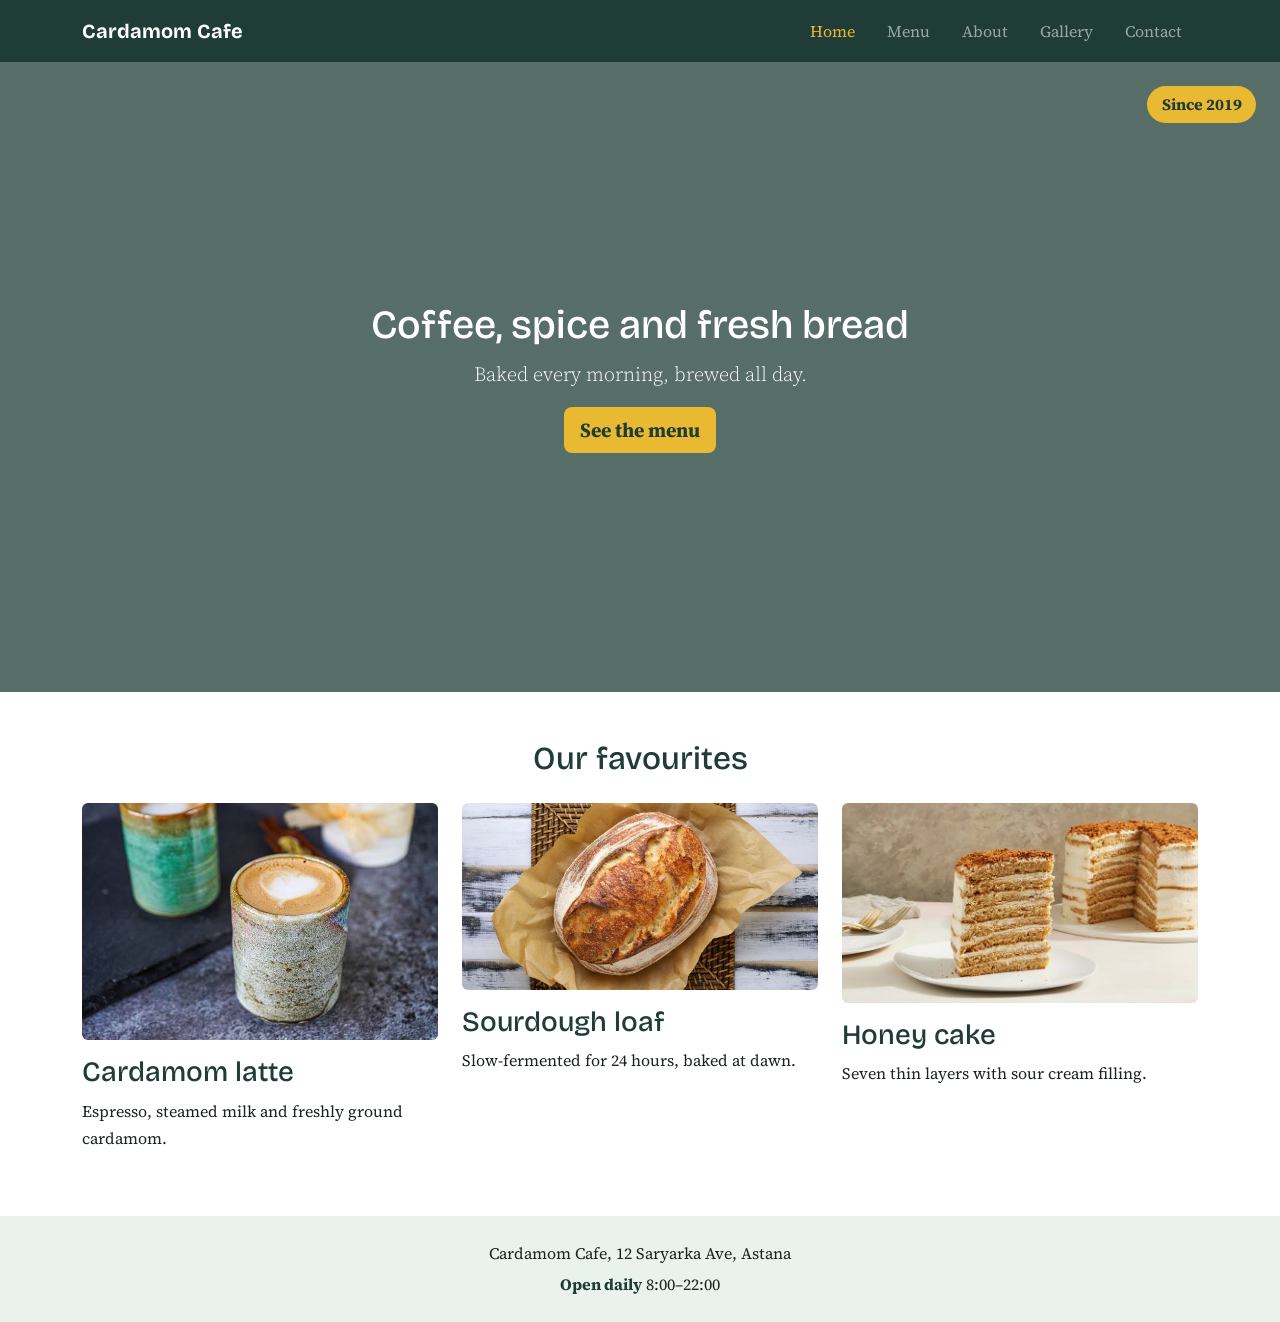
<file: index.html>
<!DOCTYPE html>
<html lang="en">
<head>
  <meta charset="UTF-8">
  <meta name="viewport" content="width=device-width, initial-scale=1">
  <title>Home | Cardamom Cafe</title>
  <link href="https://cdn.jsdelivr.net/npm/bootstrap@5.3.3/dist/css/bootstrap.min.css" rel="stylesheet">
  <link href="https://fonts.googleapis.com/css2?family=Bricolage+Grotesque:wght@500;700&family=Source+Serif+4&display=swap" rel="stylesheet">
  <link href="css/style.css" rel="stylesheet">
</head>
<body>
  <header class="site-header">
    <nav class="navbar navbar-expand-md navbar-dark">
      <div class="container">
        <a class="navbar-brand" href="index.html">Cardamom Cafe</a>
        <button class="navbar-toggler" type="button" data-bs-toggle="collapse" data-bs-target="#nav" aria-label="Toggle navigation">
          <span class="navbar-toggler-icon"></span>
        </button>
        <div class="collapse navbar-collapse" id="nav">
          <ul class="navbar-nav ms-auto">
            <li class="nav-item"><a class="nav-link active" href="index.html">Home</a></li>
            <li class="nav-item"><a class="nav-link" href="menu.html">Menu</a></li>
            <li class="nav-item"><a class="nav-link" href="about.html">About</a></li>
            <li class="nav-item"><a class="nav-link" href="gallery.html">Gallery</a></li>
            <li class="nav-item"><a class="nav-link" href="contact.html">Contact</a></li>
          </ul>
        </div>
      </div>
    </nav>
  </header>
  <main>
    <section class="hero">
      <div class="hero-text">
        <h1>Coffee, spice and fresh bread</h1>
        <p class="lead">Baked every morning, brewed all day.</p>
        <a href="menu.html" class="btn btn-accent btn-lg">See the menu</a>
      </div>
      <span class="hero-badge">Since 2019</span>
    </section>
    <section class="container py-5">
      <h2 class="text-center mb-4">Our favourites</h2>
      <div class="row g-4">
        <article class="col-12 col-md-4"><img class="img-fluid rounded" src="images/cardamom-latte.jpg" alt="Cardamom latte"><h3 class="mt-3">Cardamom latte</h3><p>Espresso, steamed milk and freshly ground cardamom.</p></article>
        <article class="col-12 col-md-4"><img class="img-fluid rounded" src="images/sourdough-loaf.jpg" alt="Sourdough bread"><h3 class="mt-3">Sourdough loaf</h3><p>Slow-fermented for 24 hours, baked at dawn.</p></article>
        <article class="col-12 col-md-4"><img class="img-fluid rounded" src="images/honey-cake.jpg" alt="Honey cake"><h3 class="mt-3">Honey cake</h3><p>Seven thin layers with sour cream filling.</p></article>
      </div>
    </section>
  </main>
  <footer class="site-footer text-center py-4">
    <p class="mb-1">Cardamom Cafe, 12 Saryarka Ave, Astana</p>
    <p class="mb-0"><span class="accent">Open daily</span> 8:00&ndash;22:00</p>
  </footer>
  <script src="https://cdn.jsdelivr.net/npm/bootstrap@5.3.3/dist/js/bootstrap.bundle.min.js"></script>
</body>
</html>
</file>
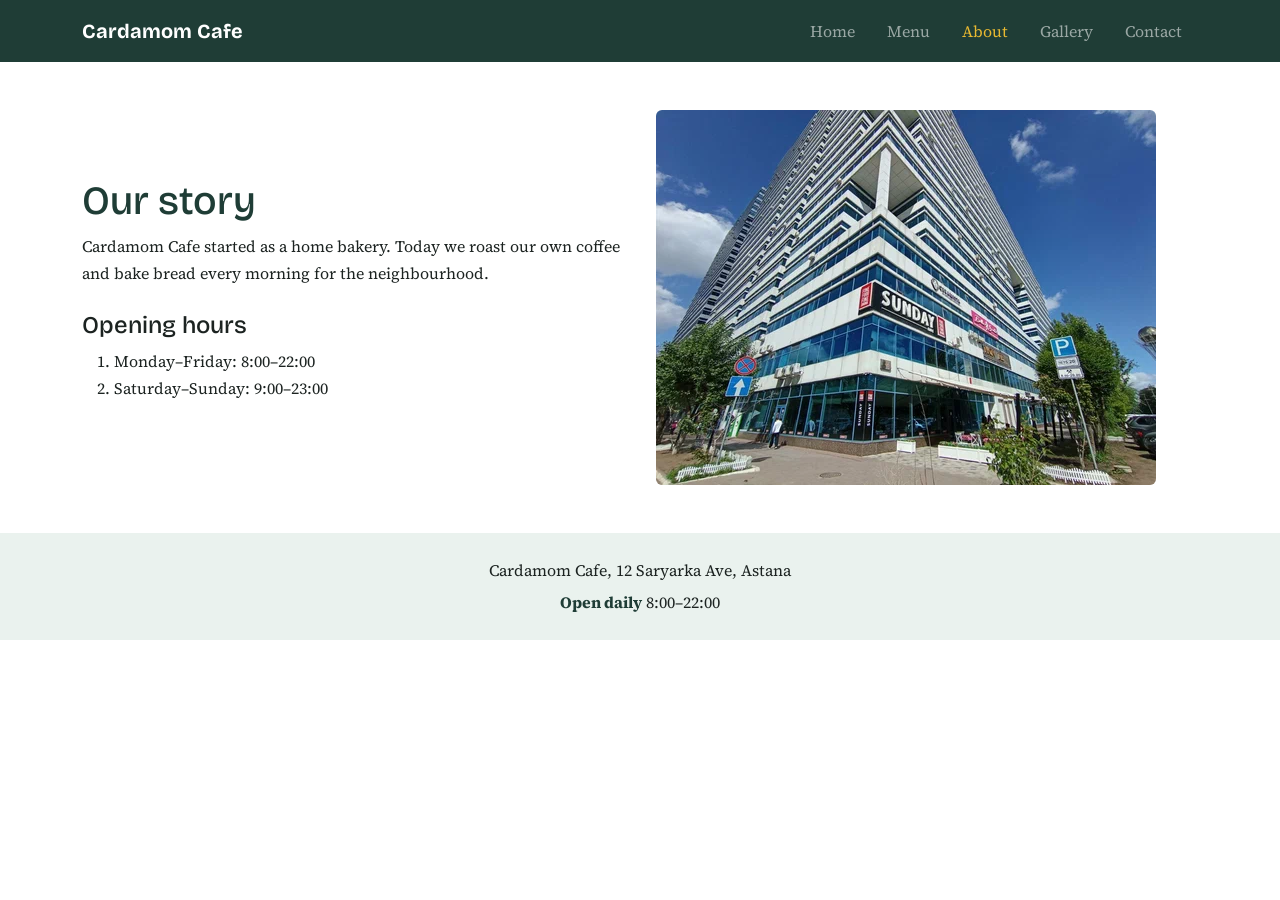
<file: about.html>
<!DOCTYPE html>
<html lang="en">
<head>
  <meta charset="UTF-8">
  <meta name="viewport" content="width=device-width, initial-scale=1">
  <title>About | Cardamom Cafe</title>
  <link href="https://cdn.jsdelivr.net/npm/bootstrap@5.3.3/dist/css/bootstrap.min.css" rel="stylesheet">
  <link href="https://fonts.googleapis.com/css2?family=Bricolage+Grotesque:wght@500;700&family=Source+Serif+4&display=swap" rel="stylesheet">
  <link href="css/style.css" rel="stylesheet">
</head>
<body>
  <header class="site-header">
    <nav class="navbar navbar-expand-md navbar-dark">
      <div class="container">
        <a class="navbar-brand" href="index.html">Cardamom Cafe</a>
        <button class="navbar-toggler" type="button" data-bs-toggle="collapse" data-bs-target="#nav" aria-label="Toggle navigation">
          <span class="navbar-toggler-icon"></span>
        </button>
        <div class="collapse navbar-collapse" id="nav">
          <ul class="navbar-nav ms-auto">
            <li class="nav-item"><a class="nav-link" href="index.html">Home</a></li>
            <li class="nav-item"><a class="nav-link" href="menu.html">Menu</a></li>
            <li class="nav-item"><a class="nav-link active" href="about.html">About</a></li>
            <li class="nav-item"><a class="nav-link" href="gallery.html">Gallery</a></li>
            <li class="nav-item"><a class="nav-link" href="contact.html">Contact</a></li>
          </ul>
        </div>
      </div>
    </nav>
  </header>
  <main>
    <section class="container py-5">
      <div class="about-grid">
        <div>
          <h1>Our story</h1>
          <p>Cardamom Cafe started as a home bakery. Today we roast our own coffee and bake bread every morning for the neighbourhood.</p>
          <h2 class="h4 mt-4">Opening hours</h2>
          <ol>
            <li>Monday&ndash;Friday: 8:00&ndash;22:00</li>
            <li>Saturday&ndash;Sunday: 9:00&ndash;23:00</li>
          </ol>
        </div>
        <img class="img-fluid rounded" src="images/address.webp" alt="Cafe interior">
      </div>
    </section>
  </main>
  <footer class="site-footer text-center py-4">
    <p class="mb-1">Cardamom Cafe, 12 Saryarka Ave, Astana</p>
    <p class="mb-0"><span class="accent">Open daily</span> 8:00&ndash;22:00</p>
  </footer>
  <script src="https://cdn.jsdelivr.net/npm/bootstrap@5.3.3/dist/js/bootstrap.bundle.min.js"></script>
</body>
</html>
</file>
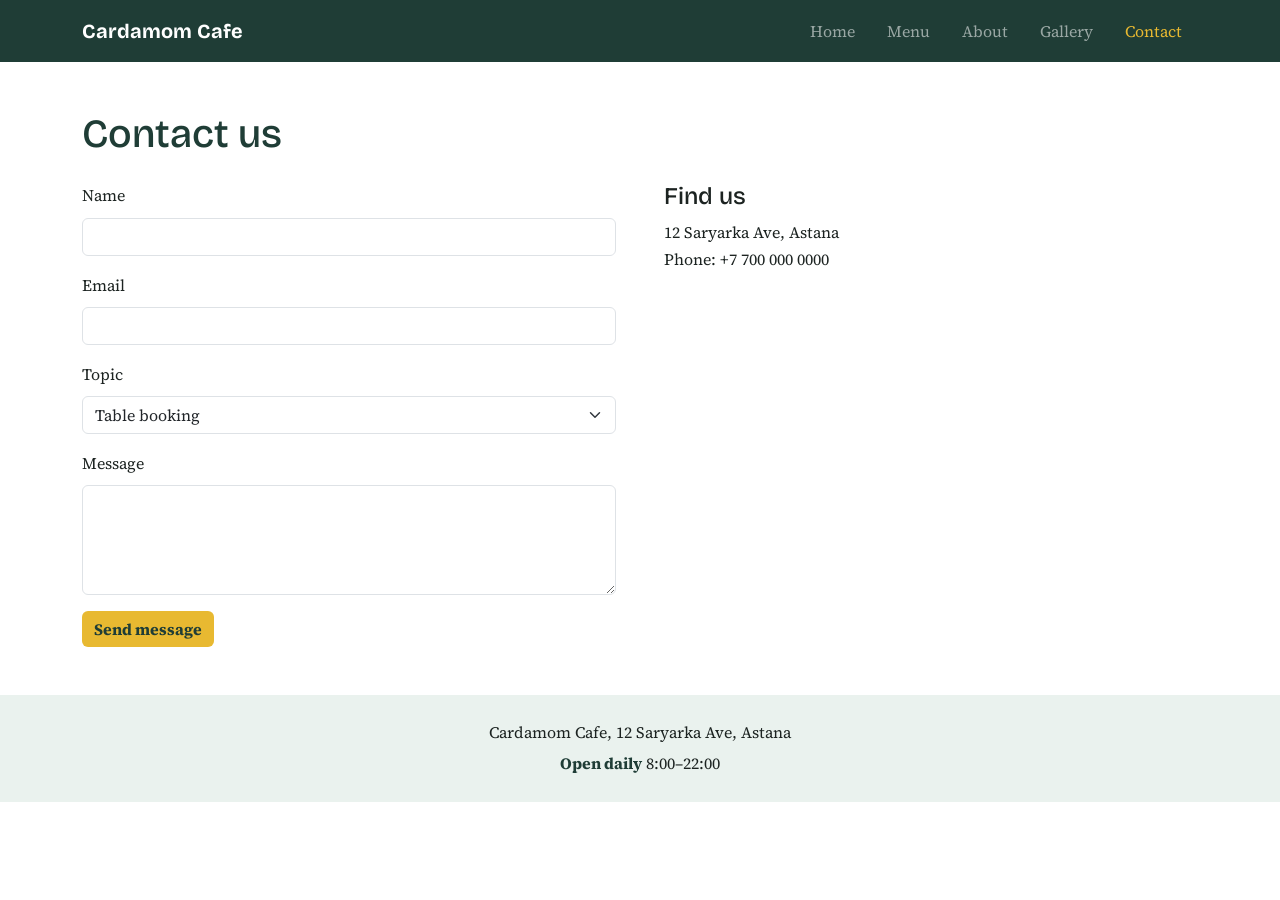
<file: contact.html>
<!DOCTYPE html>
<html lang="en">
<head>
  <meta charset="UTF-8">
  <meta name="viewport" content="width=device-width, initial-scale=1">
  <title>Contact | Cardamom Cafe</title>
  <link href="https://cdn.jsdelivr.net/npm/bootstrap@5.3.3/dist/css/bootstrap.min.css" rel="stylesheet">
  <link href="https://fonts.googleapis.com/css2?family=Bricolage+Grotesque:wght@500;700&family=Source+Serif+4&display=swap" rel="stylesheet">
  <link href="css/style.css" rel="stylesheet">
</head>
<body>
  <header class="site-header">
    <nav class="navbar navbar-expand-md navbar-dark">
      <div class="container">
        <a class="navbar-brand" href="index.html">Cardamom Cafe</a>
        <button class="navbar-toggler" type="button" data-bs-toggle="collapse" data-bs-target="#nav" aria-label="Toggle navigation">
          <span class="navbar-toggler-icon"></span>
        </button>
        <div class="collapse navbar-collapse" id="nav">
          <ul class="navbar-nav ms-auto">
            <li class="nav-item"><a class="nav-link" href="index.html">Home</a></li>
            <li class="nav-item"><a class="nav-link" href="menu.html">Menu</a></li>
            <li class="nav-item"><a class="nav-link" href="about.html">About</a></li>
            <li class="nav-item"><a class="nav-link" href="gallery.html">Gallery</a></li>
            <li class="nav-item"><a class="nav-link active" href="contact.html">Contact</a></li>
          </ul>
        </div>
      </div>
    </nav>
  </header>
  <main>
    <section class="container py-5">
      <h1 class="mb-4">Contact us</h1>
      <div class="row g-5">
        <div class="col-12 col-lg-6">
          <form action="#" method="post">
            <div class="mb-3"><label for="name" class="form-label">Name</label><input type="text" id="name" class="form-control" required></div>
            <div class="mb-3"><label for="email" class="form-label">Email</label><input type="email" id="email" class="form-control" required></div>
            <div class="mb-3"><label for="topic" class="form-label">Topic</label>
              <select id="topic" class="form-select"><option>Table booking</option><option>Cake order</option><option>Feedback</option></select></div>
            <div class="mb-3"><label for="msg" class="form-label">Message</label><textarea id="msg" class="form-control" rows="4"></textarea></div>
            <button type="submit" class="btn btn-accent">Send message</button>
          </form>
        </div>
        <aside class="col-12 col-lg-6">
          <h2 class="h4">Find us</h2>
          <p>12 Saryarka Ave, Astana<br>Phone: +7 700 000 0000</p>
        </aside>
      </div>
    </section>
  </main>
  <footer class="site-footer text-center py-4">
    <p class="mb-1">Cardamom Cafe, 12 Saryarka Ave, Astana</p>
    <p class="mb-0"><span class="accent">Open daily</span> 8:00&ndash;22:00</p>
  </footer>
  <script src="https://cdn.jsdelivr.net/npm/bootstrap@5.3.3/dist/js/bootstrap.bundle.min.js"></script>
</body>
</html>
</file>
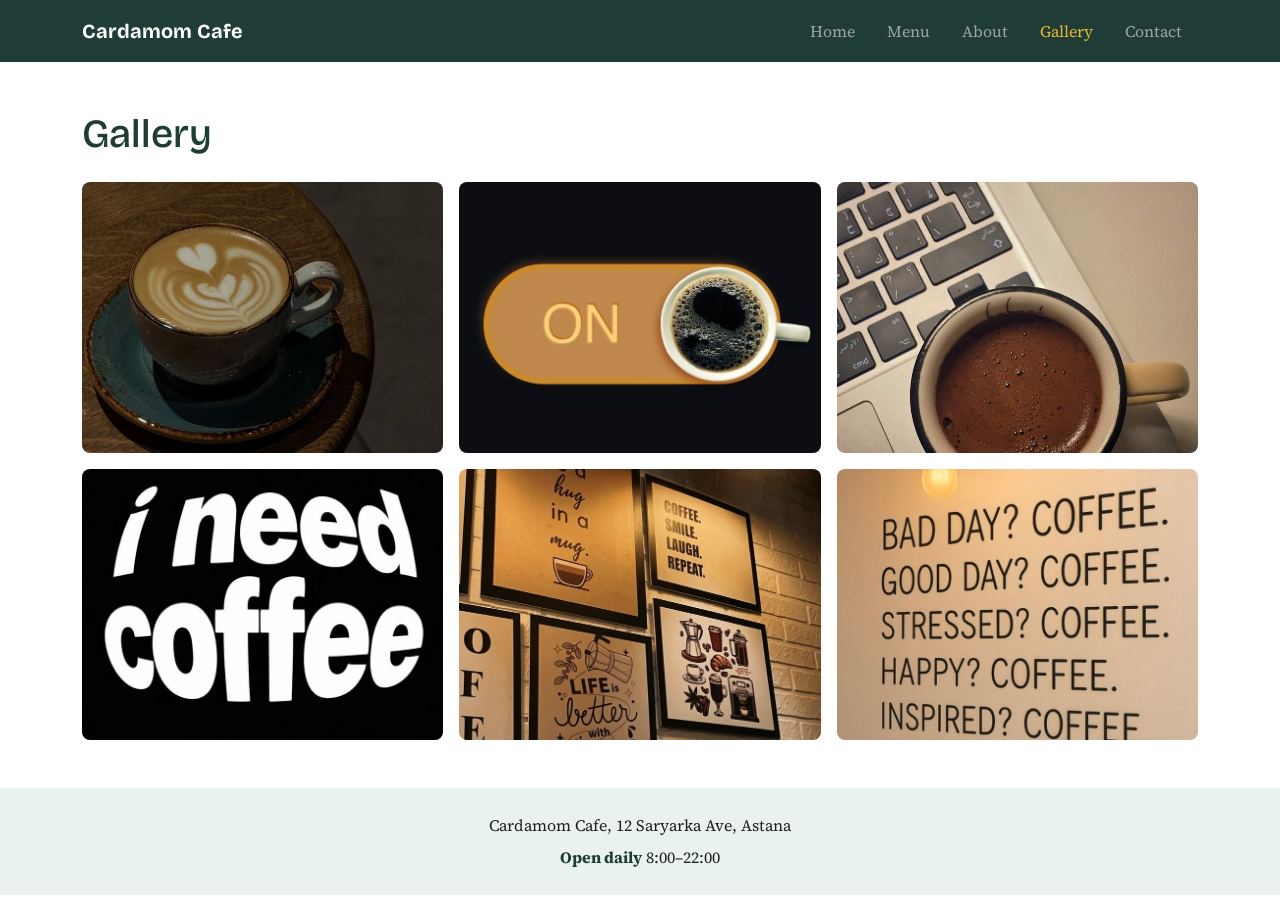
<file: gallery.html>
<!DOCTYPE html>
<html lang="en">
<head>
  <meta charset="UTF-8">
  <meta name="viewport" content="width=device-width, initial-scale=1">
  <title>Gallery | Cardamom Cafe</title>
  <link href="https://cdn.jsdelivr.net/npm/bootstrap@5.3.3/dist/css/bootstrap.min.css" rel="stylesheet">
  <link href="https://fonts.googleapis.com/css2?family=Bricolage+Grotesque:wght@500;700&family=Source+Serif+4&display=swap" rel="stylesheet">
  <link href="css/style.css" rel="stylesheet">
</head>
<body>
  <header class="site-header">
    <nav class="navbar navbar-expand-md navbar-dark">
      <div class="container">
        <a class="navbar-brand" href="index.html">Cardamom Cafe</a>
        <button class="navbar-toggler" type="button" data-bs-toggle="collapse" data-bs-target="#nav" aria-label="Toggle navigation">
          <span class="navbar-toggler-icon"></span>
        </button>
        <div class="collapse navbar-collapse" id="nav">
          <ul class="navbar-nav ms-auto">
            <li class="nav-item"><a class="nav-link" href="index.html">Home</a></li>
            <li class="nav-item"><a class="nav-link" href="menu.html">Menu</a></li>
            <li class="nav-item"><a class="nav-link" href="about.html">About</a></li>
            <li class="nav-item"><a class="nav-link active" href="gallery.html">Gallery</a></li>
            <li class="nav-item"><a class="nav-link" href="contact.html">Contact</a></li>
          </ul>
        </div>
      </div>
    </nav>
  </header>
  <main>
    <section class="container py-5">
      <h1 class="mb-4">Gallery</h1>
      <div class="gallery-grid">
        <img src="images/gallery1.jpg" alt="Cafe photo a">
        <img src="images/gallery2.jpg" alt="Cafe photo b">
        <img src="images/gallery3.jpg" alt="Cafe photo c">
        <img src="images/gallery4.jpg" alt="Cafe photo d">
        <img src="images/gallery5.jpg" alt="Cafe photo e">
        <img src="images/gallery6.jpg" alt="Cafe photo f">
      </div>
    </section>
  </main>
  <footer class="site-footer text-center py-4">
    <p class="mb-1">Cardamom Cafe, 12 Saryarka Ave, Astana</p>
    <p class="mb-0"><span class="accent">Open daily</span> 8:00&ndash;22:00</p>
  </footer>
  <script src="https://cdn.jsdelivr.net/npm/bootstrap@5.3.3/dist/js/bootstrap.bundle.min.js"></script>
</body>
</html>
</file>
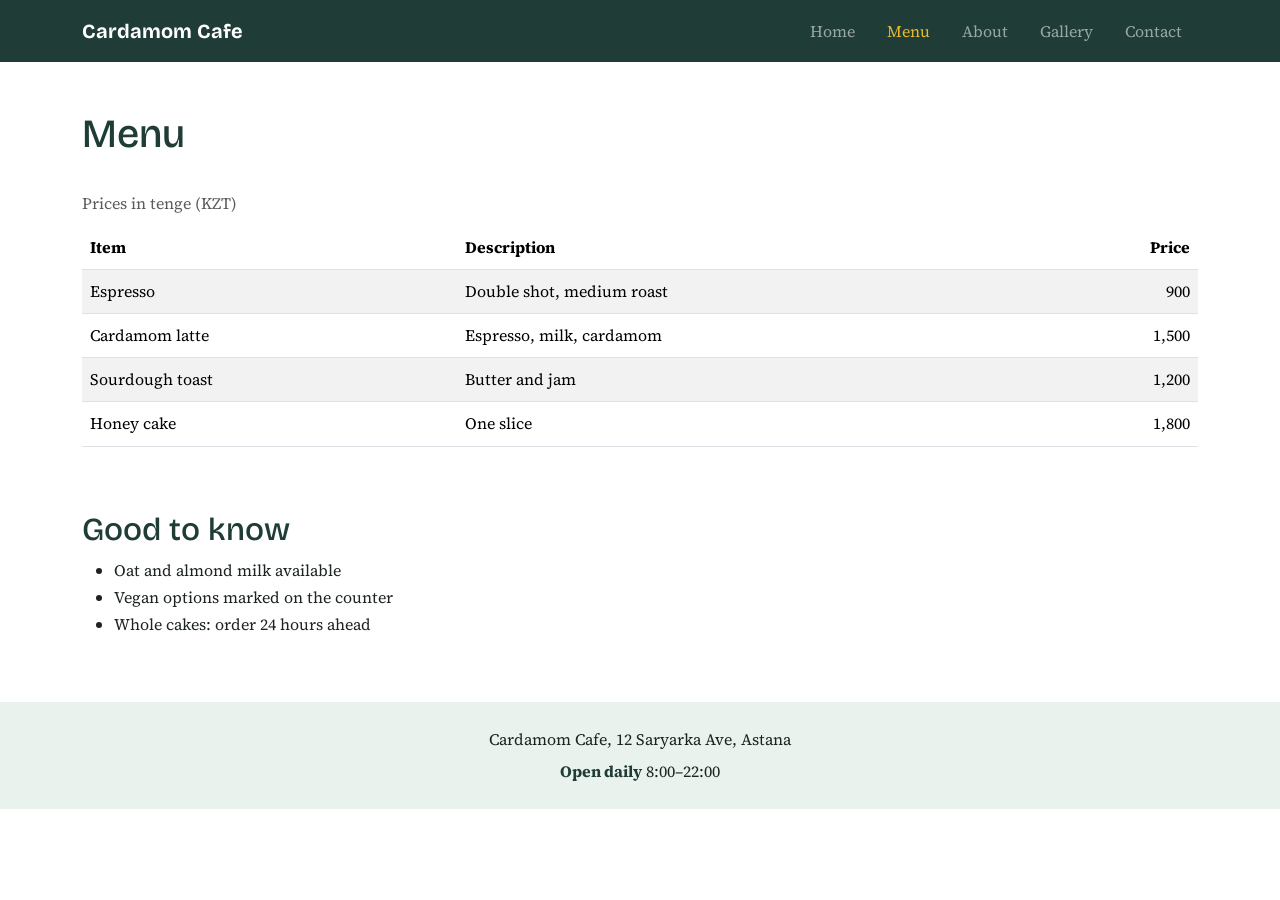
<file: menu.html>
<!DOCTYPE html>
<html lang="en">
<head>
  <meta charset="UTF-8">
  <meta name="viewport" content="width=device-width, initial-scale=1">
  <title>Menu | Cardamom Cafe</title>
  <link href="https://cdn.jsdelivr.net/npm/bootstrap@5.3.3/dist/css/bootstrap.min.css" rel="stylesheet">
  <link href="https://fonts.googleapis.com/css2?family=Bricolage+Grotesque:wght@500;700&family=Source+Serif+4&display=swap" rel="stylesheet">
  <link href="css/style.css" rel="stylesheet">
</head>
<body>
  <header class="site-header">
    <nav class="navbar navbar-expand-md navbar-dark">
      <div class="container">
        <a class="navbar-brand" href="index.html">Cardamom Cafe</a>
        <button class="navbar-toggler" type="button" data-bs-toggle="collapse" data-bs-target="#nav" aria-label="Toggle navigation">
          <span class="navbar-toggler-icon"></span>
        </button>
        <div class="collapse navbar-collapse" id="nav">
          <ul class="navbar-nav ms-auto">
            <li class="nav-item"><a class="nav-link" href="index.html">Home</a></li>
            <li class="nav-item"><a class="nav-link active" href="menu.html">Menu</a></li>
            <li class="nav-item"><a class="nav-link" href="about.html">About</a></li>
            <li class="nav-item"><a class="nav-link" href="gallery.html">Gallery</a></li>
            <li class="nav-item"><a class="nav-link" href="contact.html">Contact</a></li>
          </ul>
        </div>
      </div>
    </nav>
  </header>
  <main>
    <section class="container py-5">
      <h1 class="mb-4">Menu</h1>
      <div class="table-responsive">
        <table class="table table-striped menu-table">
          <caption>Prices in tenge (KZT)</caption>
          <thead><tr><th scope="col">Item</th><th scope="col">Description</th><th scope="col" class="text-end">Price</th></tr></thead>
          <tbody>
            <tr><td>Espresso</td><td>Double shot, medium roast</td><td class="text-end">900</td></tr>
            <tr><td>Cardamom latte</td><td>Espresso, milk, cardamom</td><td class="text-end">1,500</td></tr>
            <tr><td>Sourdough toast</td><td>Butter and jam</td><td class="text-end">1,200</td></tr>
            <tr><td>Honey cake</td><td>One slice</td><td class="text-end">1,800</td></tr>
          </tbody>
        </table>
      </div>
      <h2 class="mt-5">Good to know</h2>
      <ul>
        <li>Oat and almond milk available</li>
        <li>Vegan options marked on the counter</li>
        <li>Whole cakes: order 24 hours ahead</li>
      </ul>
    </section>
  </main>
  <footer class="site-footer text-center py-4">
    <p class="mb-1">Cardamom Cafe, 12 Saryarka Ave, Astana</p>
    <p class="mb-0"><span class="accent">Open daily</span> 8:00&ndash;22:00</p>
  </footer>
  <script src="https://cdn.jsdelivr.net/npm/bootstrap@5.3.3/dist/js/bootstrap.bundle.min.js"></script>
</body>
</html>
</file>
<file: css/style.css>
:root {
  --green: #1f3d36;
  --saffron: #e8b931;
  --mint: #eaf2ee;
  --ink: #1c2321;
}

body {
  font-family: 'Source Serif 4', serif;
  color: var(--ink);
  line-height: 1.7;
}

h1,
h2,
h3,
.navbar-brand {
  font-family: 'Bricolage Grotesque', sans-serif;
  color: var(--green);
}


.site-header {
  position: sticky;
  top: 0;
  z-index: 10;
  background: var(--green);
}

.navbar-brand {
  color: #fff !important;
  font-weight: 700;
}

.nav-link.active {
  color: var(--saffron) !important;
}

#nav .nav-link {
  padding: .6rem 1rem;
}

.hero {
  position: relative;
  display: flex;
  align-items: center;
  justify-content: center;
  min-height: 70vh;
  padding: 2rem;
  text-align: center;
  background:
    linear-gradient(rgba(31, 61, 54, .75), rgba(31, 61, 54, .75)),
    url(https://picsum.photos/seed/hero/1600/900) center/cover;
}

.hero h1,
.hero p {
  color: #fff;
}

.hero-badge {
  position: absolute;
  top: 1.5rem;
  right: 1.5rem;
  background: var(--saffron);
  color: var(--green);
  padding: .3rem .9rem;
  border-radius: 2rem;
  font-weight: 700;
}

/* ===== Buttons ===== */
.btn-accent {
  background: var(--saffron);
  color: var(--green);
  font-weight: 700;
  border: 0;
}

.btn-accent:hover {
  background: #f2c94c;
  color: var(--green);
}

.menu-table caption {
  caption-side: top;
}

.about-grid {
  display: grid;
  grid-template-columns: 1fr 1fr;
  gap: 2rem;
  align-items: center;
}

.gallery-grid {
  display: grid;
  grid-template-columns: repeat(3, 1fr);
  gap: 1rem;
}

.gallery-grid img {
  width: 100%;
  aspect-ratio: 4 / 3;
  object-fit: cover;
  border-radius: .5rem;
}

.site-footer {
  background: var(--mint);
}

.accent {
  color: var(--green);
  font-weight: 700;
}

@media (max-width: 992px) {
  .gallery-grid {
    grid-template-columns: repeat(2, 1fr);
  }

  .hero {
    min-height: 55vh;
  }
}

@media (max-width: 576px) {
  .about-grid,
  .gallery-grid {
    grid-template-columns: 1fr;
  }

  .hero h1 {
    font-size: 1.8rem;
  }

  .hero-badge {
    top: .8rem;
    right: .8rem;
  }
}
</file>
